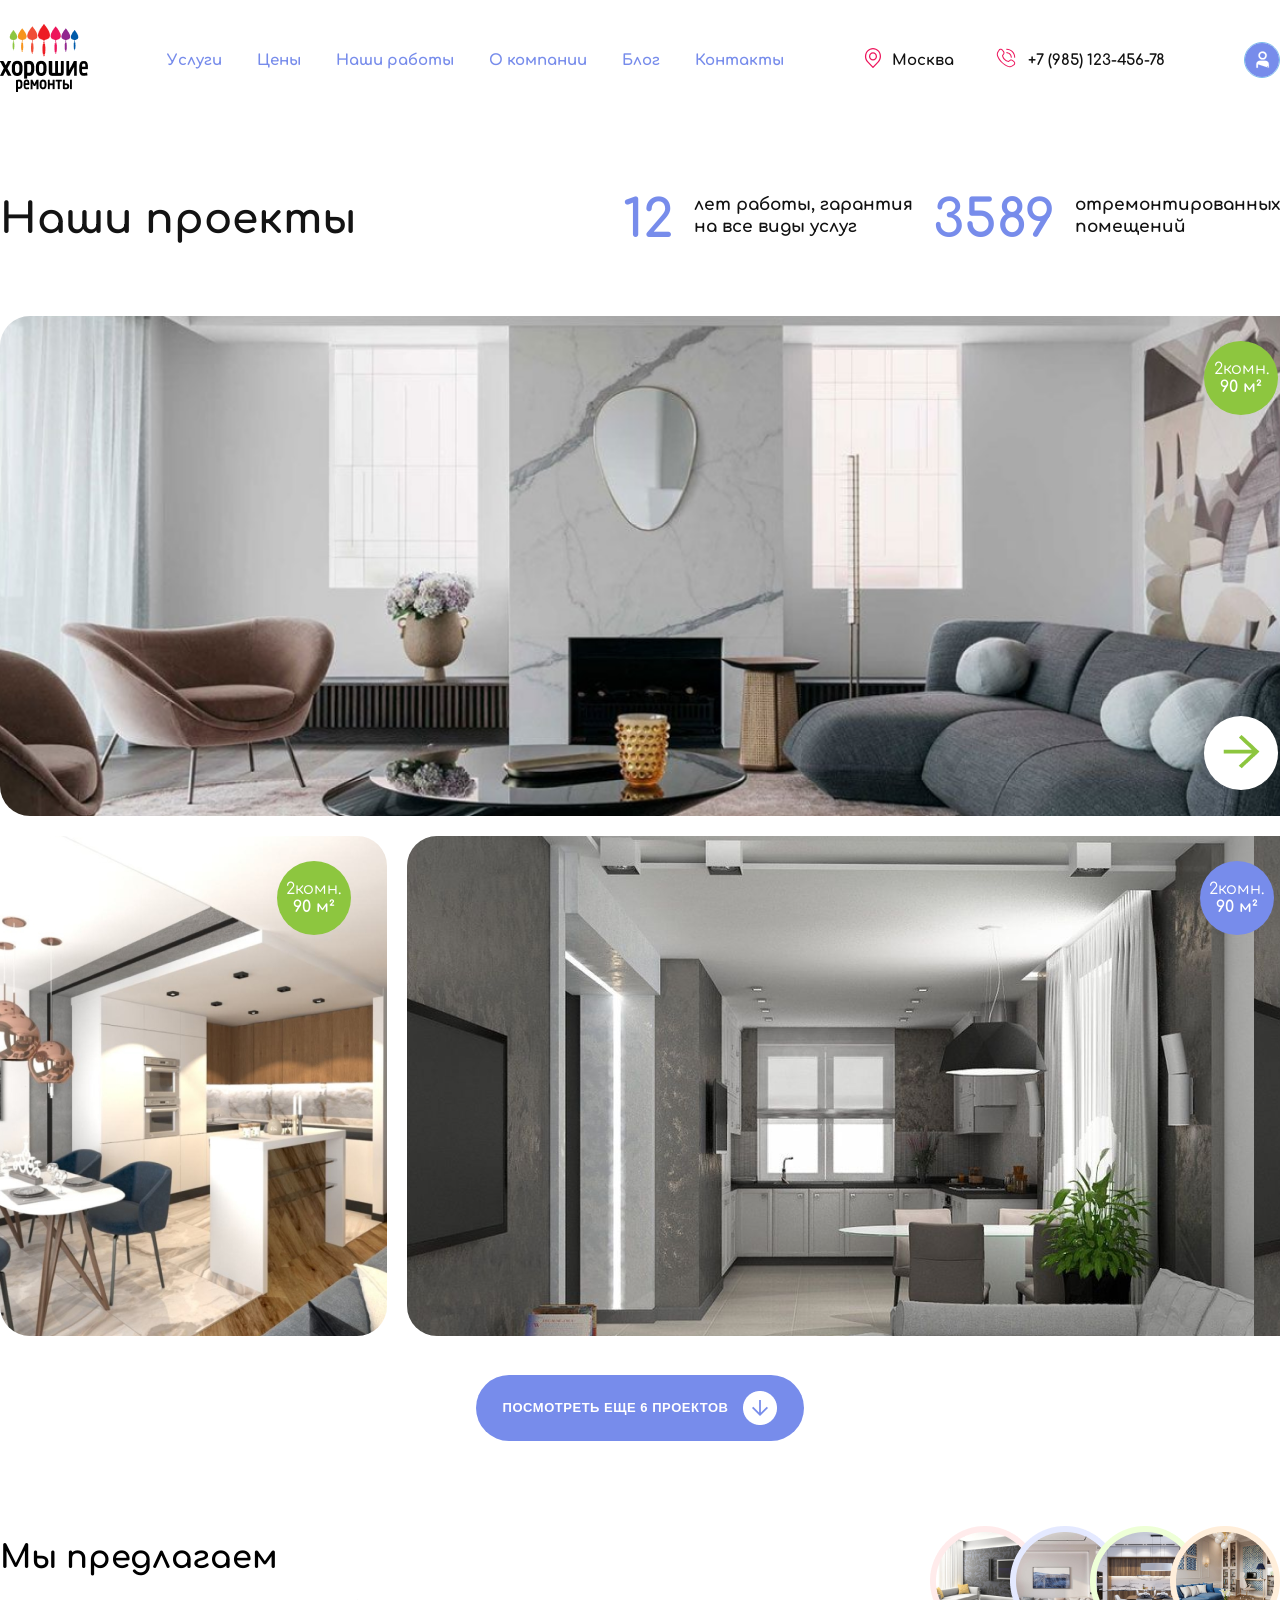
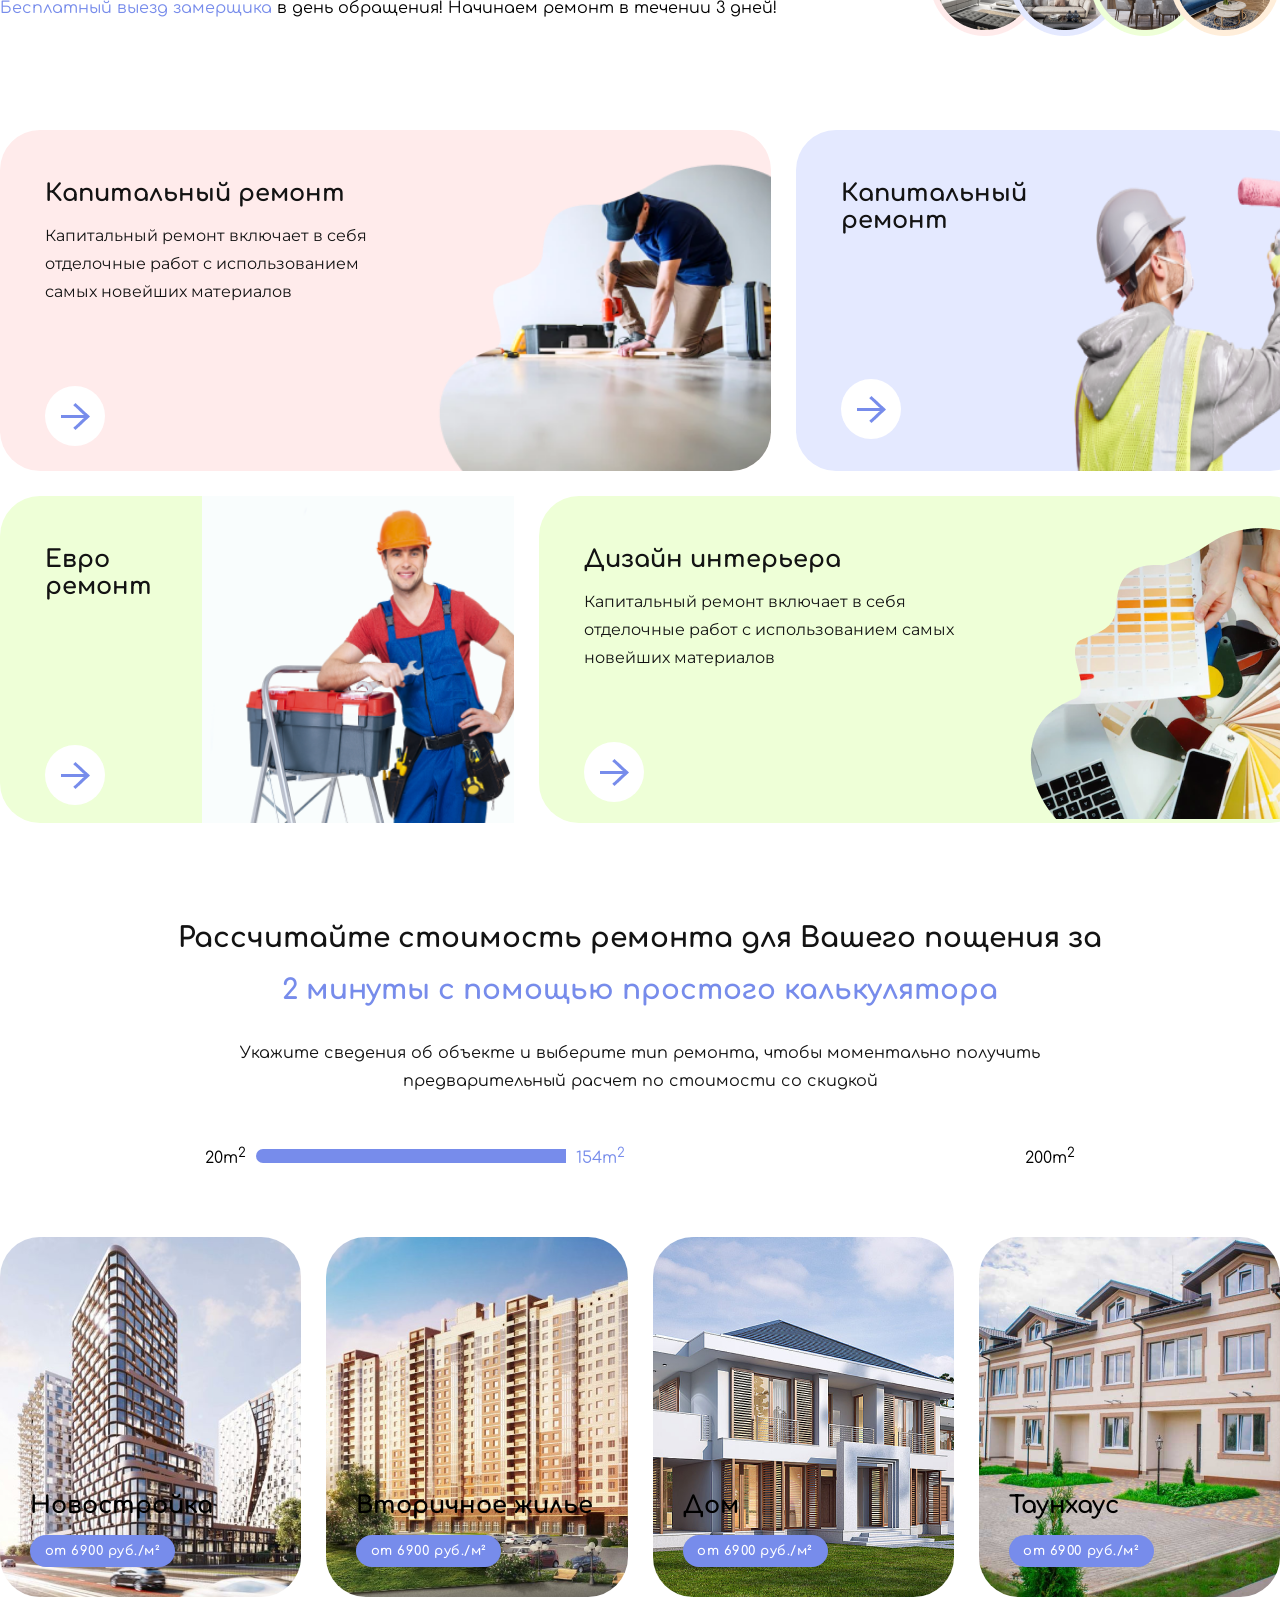
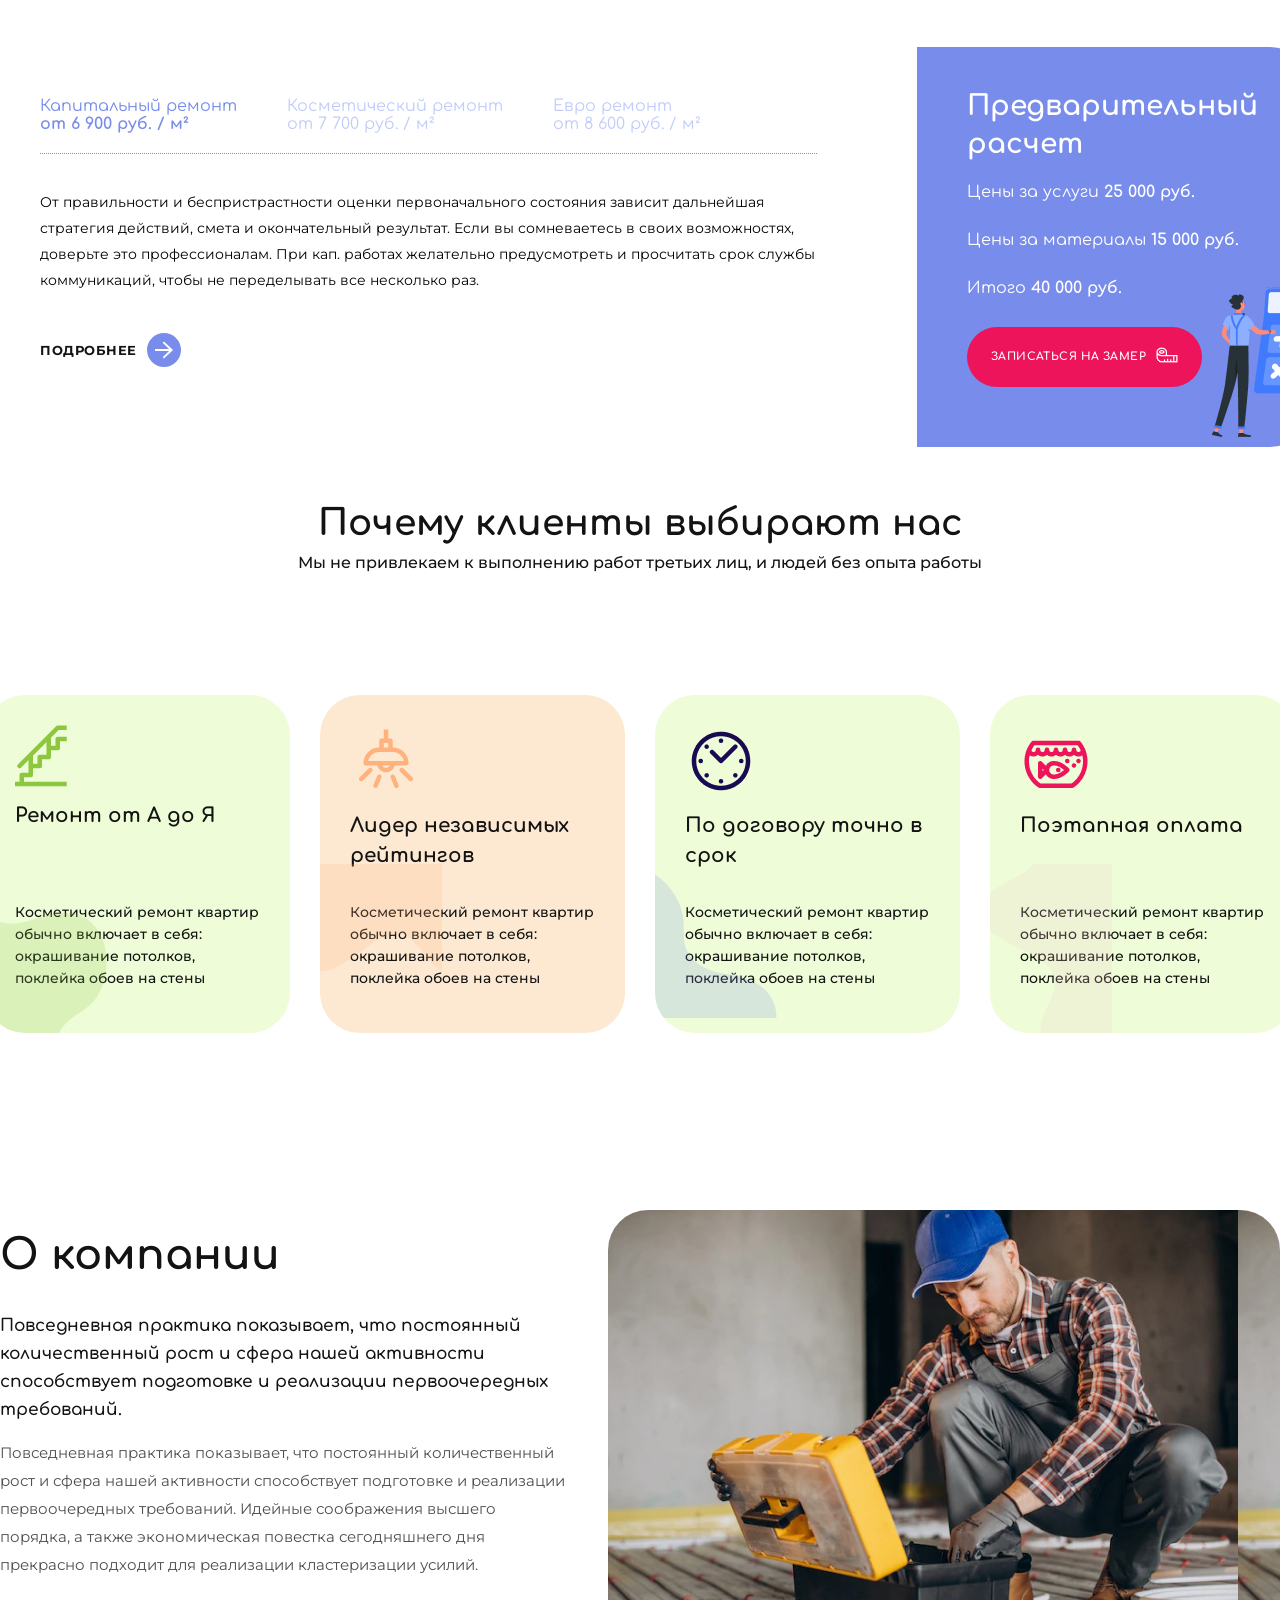
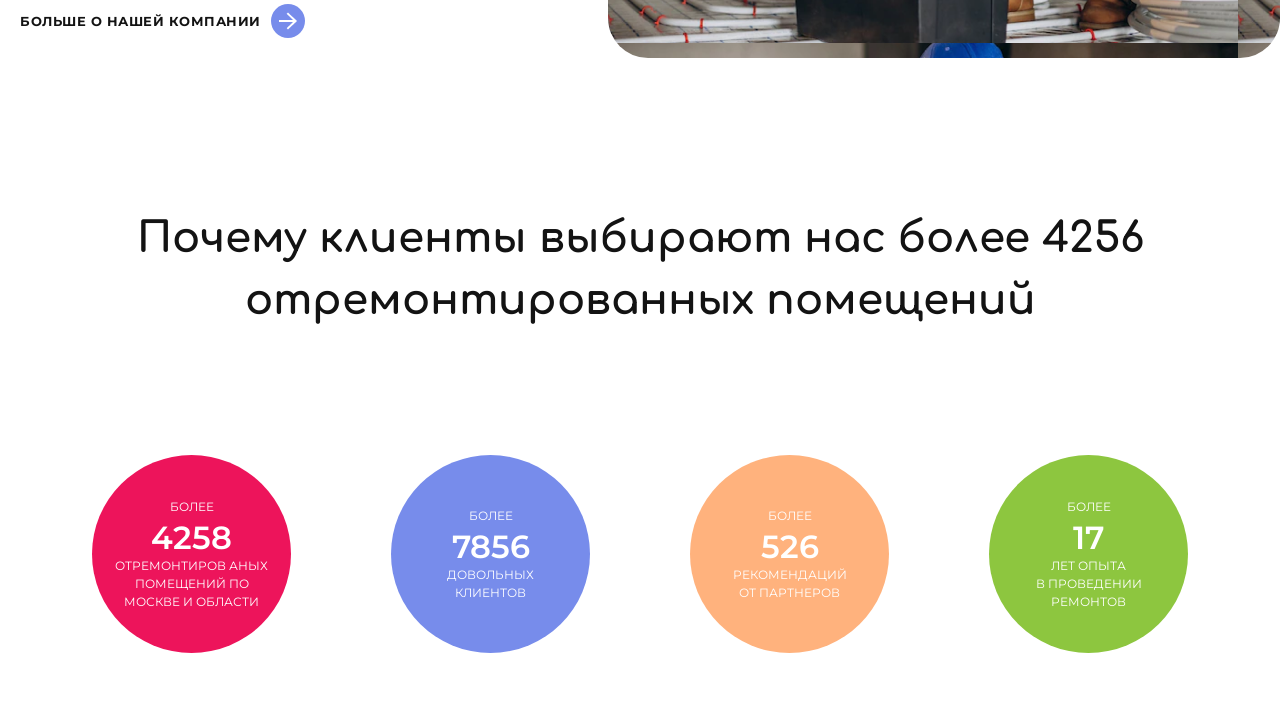
<file: index.html>
<!DOCTYPE html>
<html lang="en">

<head>
    <meta charset="UTF-8">
    <meta http-equiv="X-UA-Compatible" content="IE=edge">
    <meta name="viewport" content="width=device-width, initial-scale=1.0">
    <title>Document</title>
    <link rel="stylesheet" href="style.css">
    <link rel="preconnect" href="https://fonts.googleapis.com">
    <link rel="preconnect" href="https://fonts.googleapis.com">
    <link rel="preconnect" href="https://fonts.gstatic.com" crossorigin>
    <link href="https://fonts.googleapis.com/css2?family=Bebas+Neue&family=Cabin&family=Comfortaa:wght@300&family=Montserrat:ital,wght@0,300;0,400;0,500;0,700;1,700&family=Nanum+Myeongjo&family=Nunito:wght@800&family=Prompt&family=Unna&display=swap" rel="stylesheet">
    <link rel="preconnect" href="https://fonts.googleapis.com">
<link rel="preconnect" href="https://fonts.gstatic.com" crossorigin>
<link href="https://fonts.googleapis.com/css2?family=Bebas+Neue&family=Cabin&family=Comfortaa:wght@300&family=Montserrat:ital,wght@0,300;0,400;0,500;0,700;1,700&family=Nanum+Myeongjo&family=Nunito:wght@800&family=Prompt&family=Unna&display=swap" rel="stylesheet">
</head>
<body>
    <div class="wrapper">
        <div class="container">
            <header class="header">
                <div class="container">
                    <div class="header_row">
                        <div class="header_logo">
                            <div class="logo">
                               <img src="/images/logo.png" alt="logo">
                            </div>
                        </div>
                        <div class="header_navbar">
                            <a href="#" class="link">Услуги</a>
                            <a href="#" class="link">Цены</a>
                            <a href="#" class="link">Наши работы</a>
                            <a href="#" class="link">О компании</a>
                            <a href="#" class="link">Блог</a>
                            <a href="#" class="link">Контакты</a>
                        </div>
                        <div class="header_info">
                            <div class="header_icons">
                                <div class="icon">
                                    <svg width="18" height="20" viewBox="0 0 18 20" fill="none" xmlns="http://www.w3.org/2000/svg">
                                        <path d="M14.6978 2.46793L14.686 2.45559C13.1758 0.87207 11.1574 0 9.00249 0C6.84441 0 4.8221 0.874258 3.30816 2.46176C0.192218 5.72898 0.189601 11.0424 3.30226 14.3062L8.54773 19.8064C8.66569 19.9301 8.82913 20 9.00003 20C9.17093 20 9.33437 19.9301 9.45234 19.8064L14.6919 14.3124C17.8078 11.0452 17.8105 5.73176 14.6978 2.46793ZM13.7873 13.4497L9.00003 18.4694L4.20683 13.4435C1.5478 10.6554 1.55046 6.11598 4.21273 3.32441C5.48851 1.98672 7.18956 1.25 9.00249 1.25C10.8123 1.25 12.5094 1.98453 13.7814 3.31824L13.7932 3.33059C16.4523 6.11875 16.4496 10.6582 13.7873 13.4497ZM9.00003 4.36609C6.78152 4.36609 4.97659 6.17102 4.97659 8.38953C4.97659 10.608 6.78152 12.413 9.00003 12.413C11.2185 12.413 13.0235 10.608 13.0235 8.38953C13.0235 6.17102 11.2186 4.36609 9.00003 4.36609ZM9.00003 11.163C7.47073 11.163 6.22659 9.91879 6.22659 8.38953C6.22659 6.86027 7.47077 5.61609 9.00003 5.61609C10.5293 5.61609 11.7735 6.86027 11.7735 8.38953C11.7735 9.91883 10.5293 11.163 9.00003 11.163Z" fill="#ED145B"/>
                                    </svg>
                                </div>
                                <p class="text">Москва</p>
                            </div>
                            <div class="header_icons">
                                <div class="icon">
                                    <svg width="24" height="24" viewBox="0 0 24 24" fill="none" xmlns="http://www.w3.org/2000/svg">
                                        <path d="M18.719 14.053C18.3038 13.7187 17.7927 13.5259 17.2602 13.5027C16.7277 13.4795 16.2017 13.6271 15.759 13.924L14.25 14.93C12.9869 14.641 11.8308 14.0017 10.9146 13.0854C9.9983 12.1692 9.35899 11.0131 9.07003 9.74995L10.076 8.24095C10.3729 7.79826 10.5205 7.27228 10.4973 6.73979C10.474 6.20729 10.2813 5.69614 9.94703 5.28095L8.71803 3.74395C8.47007 3.43391 8.15246 3.18673 7.79102 3.02249C7.42958 2.85825 7.03449 2.78159 6.63786 2.79874C6.24122 2.81589 5.85423 2.92636 5.50831 3.12118C5.16239 3.31599 4.86731 3.58966 4.64703 3.91995L3.66103 5.39995C3.1975 6.09391 2.90977 6.89023 2.82266 7.7202C2.73555 8.55017 2.85168 9.38888 3.16103 10.164C4.12898 12.5705 5.57365 14.7564 7.40817 16.5902C9.24268 18.4241 11.4291 19.8679 13.836 20.835C14.6111 21.1443 15.4498 21.2604 16.2798 21.1733C17.1098 21.0862 17.9061 20.7985 18.6 20.335L20.08 19.349C20.4103 19.1287 20.684 18.8336 20.8788 18.4877C21.0736 18.1418 21.1841 17.7548 21.2012 17.3581C21.2184 16.9615 21.1417 16.5664 20.9775 16.205C20.8133 15.8435 20.5661 15.5259 20.256 15.278L18.719 14.053ZM19.525 18.521L18.045 19.507C17.4859 19.88 16.8445 20.1114 16.176 20.1811C15.5075 20.2508 14.832 20.1567 14.208 19.907C11.9273 18.9897 9.85562 17.6208 8.11739 15.8826C6.37916 14.1444 5.01028 12.0726 4.09303 9.79195C3.84339 9.16793 3.74936 8.49253 3.81905 7.82404C3.88873 7.15556 4.12005 6.51407 4.49303 5.95495L5.47903 4.47495C5.61076 4.27478 5.78836 4.10893 5.99707 3.99118C6.20578 3.87343 6.43957 3.80719 6.67903 3.79795H6.74803C6.97638 3.79722 7.2019 3.84843 7.40754 3.9477C7.61319 4.04697 7.79356 4.1917 7.93503 4.37095L9.16603 5.90595C9.36781 6.15544 9.48427 6.46305 9.49831 6.78361C9.51235 7.10417 9.42323 7.42079 9.24403 7.68695L8.12103 9.37095C8.0844 9.42561 8.05893 9.48696 8.04606 9.55148C8.03319 9.616 8.03318 9.68243 8.04603 9.74695C8.34998 11.2798 9.1021 12.6879 10.2071 13.7929C11.3121 14.8979 12.7202 15.65 14.253 15.954C14.3176 15.9668 14.384 15.9668 14.4485 15.9539C14.513 15.9411 14.5744 15.9156 14.629 15.879L16.313 14.756C16.5792 14.5768 16.8958 14.4876 17.2164 14.5017C17.5369 14.5157 17.8445 14.6322 18.094 14.834L19.631 16.063C19.8182 16.2127 19.9675 16.4044 20.0667 16.6226C20.1658 16.8408 20.2121 17.0794 20.2018 17.3189C20.1915 17.5583 20.1248 17.792 20.0072 18.0009C19.8896 18.2097 19.7244 18.3879 19.525 18.521Z" fill="#ED145B"/>
                                        <path d="M12.7 7.2251C13.7806 7.22563 14.8168 7.65513 15.5809 8.41922C16.345 9.18332 16.7745 10.2195 16.775 11.3001C16.775 11.4327 16.8277 11.5599 16.9215 11.6537C17.0152 11.7474 17.1424 11.8001 17.275 11.8001C17.4076 11.8001 17.5348 11.7474 17.6286 11.6537C17.7223 11.5599 17.775 11.4327 17.775 11.3001C17.7745 9.95429 17.2396 8.66375 16.288 7.71212C15.3364 6.76048 14.0458 6.22563 12.7 6.2251C12.5674 6.2251 12.4402 6.27778 12.3465 6.37154C12.2527 6.46531 12.2 6.59249 12.2 6.7251C12.2 6.85771 12.2527 6.98488 12.3465 7.07865C12.4402 7.17242 12.5674 7.2251 12.7 7.2251Z" fill="#ED145B"/>
                                        <path d="M12.7 3.7998C14.6885 3.80192 16.5949 4.59278 18.001 5.99884C19.407 7.40491 20.1979 9.31133 20.2 11.2998C20.2 11.4324 20.2527 11.5596 20.3465 11.6534C20.4402 11.7471 20.5674 11.7998 20.7 11.7998C20.8326 11.7998 20.9598 11.7471 21.0536 11.6534C21.1473 11.5596 21.2 11.4324 21.2 11.2998C21.1974 9.04628 20.301 6.88581 18.7075 5.29232C17.114 3.69883 14.9535 2.80245 12.7 2.7998C12.5674 2.7998 12.4402 2.85248 12.3465 2.94625C12.2527 3.04002 12.2 3.1672 12.2 3.2998C12.2 3.43241 12.2527 3.55959 12.3465 3.65336C12.4402 3.74713 12.5674 3.7998 12.7 3.7998Z" fill="#ED145B"/>
                                        </svg>
                                </div>
                                <p class="phone_number">+7 (985) 123-456-78</p>
                            </div>
                        </div>
                        <div class="header_profile">
                            <div class="profile">
                                <svg width="36" height="36" viewBox="0 0 36 36" fill="none" xmlns="http://www.w3.org/2000/svg">
                                    <circle cx="18" cy="18" r="18" fill="#778CEB"/>
                                    <path d="M25.225 26.0998H25.125H23.6806H23.5806V25.9998V22.4278C23.58 21.8996 23.3658 21.3928 22.9844 21.0187C22.6029 20.6445 22.0853 20.4337 21.5449 20.4332C21.5449 20.4332 21.5449 20.4332 21.5448 20.4332M25.225 26.0998L21.5449 20.3332L21.5448 20.4332M25.225 26.0998V25.9998V22.4277V22.4276C25.2238 21.4696 24.8353 20.5516 24.1452 19.8748C23.4552 19.198 22.5201 18.8177 21.5451 18.8165H21.5449L15.7051 18.8165L15.7049 18.8165C14.7299 18.8177 13.7948 19.198 13.1048 19.8748C12.4147 20.5516 12.0262 21.4696 12.025 22.4276V22.4277V25.9998V26.0998H12.125H13.5694H13.6694V25.9998L13.6694 22.4278L25.225 26.0998ZM21.5448 20.4332H15.7052M21.5448 20.4332H15.7052M15.7052 20.4332L15.7051 20.4332L15.7052 20.4332Z" fill="white" stroke="white" stroke-width="0.2"/>
                                    <path d="M18.6247 17.6H18.6248C19.7996 17.5989 20.9263 17.1407 21.7576 16.3254C22.5889 15.51 23.0568 14.404 23.058 13.2501V13.25C23.058 12.3892 22.7978 11.5479 22.3104 10.8325C21.823 10.1171 21.1305 9.55987 20.3206 9.23087C19.5108 8.90187 18.6198 8.81582 17.7601 8.98351C16.9005 9.15121 16.1107 9.5652 15.4905 10.1734C14.8704 10.7816 14.4478 11.5568 14.2766 12.401C14.1054 13.2452 14.1933 14.1202 14.5291 14.9153C14.8649 15.7104 15.4334 16.3896 16.1624 16.8674C16.8914 17.3451 17.7483 17.6 18.6247 17.6ZM17.0745 10.9778C17.5332 10.6772 18.0727 10.5167 18.6247 10.5167C19.365 10.5167 20.0745 10.8051 20.5974 11.3179C21.1202 11.8307 21.4136 12.5257 21.4136 13.25C21.4136 13.7902 21.2503 14.3184 20.9441 14.7678C20.6379 15.2173 20.2024 15.5679 19.6926 15.775C19.1827 15.9821 18.6216 16.0364 18.0802 15.9307C17.5389 15.8251 17.0419 15.5645 16.652 15.1821C16.2621 14.7997 15.9968 14.3127 15.8893 13.7829C15.7819 13.2531 15.837 12.7039 16.0478 12.2046C16.2587 11.7054 16.6159 11.2784 17.0745 10.9778Z" fill="white" stroke="white" stroke-width="0.2"/>
                                    </svg>
                            </div>
                        </div>
                        <div class="header_burger">
                            <div class="burger">
                               
                            </div>
                        </div>
                    </div>
                </div>
            </header>
           <main class="main">
                <div class="container">  
                    <div class="main_row">
                        <div class="main_text">
                            <div class="text_left">
                                <h1 class="txt">Наши проекты</h1>
                            </div>
                            <div class="text_right">
                                <div class="text_info">
                                    <div class="number">12</div>
                                    <div class="information">лет работы, гарантия <br> на все виды услуг</div>
                                </div>
                                <div class="text_info">
                                    <div class="number">3589</div>
                                    <div class="information">отремонтированных <br> помещений</div>
                                </div>
                            </div>
                        </div>
                        <div class="blocks">
                                <div class="top_block">
                                            <div class="circle_info first_circle">
                                                <div class="info_text">
                                                    <p class="text">2комн.</p>
                                                    <p class="text"> <b>90 м²</b></p>
                                                </div>
                                            </div>
                                            <div class="circle_info next_button">
                                                <div class="next_img">
                                                <img src="/images/Vector (1).png" alt="next button">
                                                </div>
                                            </div>
                                    </div>
                                </div>
                           <div class="bottom_blocks">
                                   <div class="side">
                                          <div class="circle_info info_circle">
                                               <div class="info_text">
                                                    <p class="text">2комн.</p>
                                                    <p class="text"> <b>90 м²</b></p>
                                                </div>
                                            </div>
                                    </div>
                                    <div class="aside">
                                            <div class="circle_info purple_circle">
                                                <div class="info_text">
                                                    <p class="text">2комн.</p>
                                                    <p class="text"> <b>90 м²</b></p>
                                                </div>
                                            </div>
                                    </div>
                                </div>
                            </div>
                        </div>
                        <div class="bottom_button">
                            <button class="see_more_button">
                                <h1 class="button_text">посмотреть еще 6 проектов</h1>
                                <img src="/images/arrow_down.png" alt="down arrow">
                            </button>
                        </div>
                        <div class="main_textbar">
                            <div class="textbar_text">
                                <div class="textbar_title">
                                    <h1>Мы предлагаем</h1>
                                </div>
                                <div class="textbar_subtitle">
                                    <p> <a href="#">Бесплатный выезд замерщика</a> в день обращения!
                                        Начинаем ремонт в течении 3 дней!</p>
                                </div>
                            </div>
                            <div class="textbar_photos">
                                <div class="circle_img">
                                    <img src="/images/1.png" alt="">
                                </div>
                                <div class="circle_img">
                                    <img src="/images/2.png" alt="">
                                </div>
                                <div class="circle_img">
                                    <img src="/images/3.png" alt="">
                                </div>
                                <div class="circle_img">
                                    <img src="/images/4.png" alt="">
                               </div>
                            </div>
                        </div>
                        <div class="block_info">
                            <div class="top_block_info">
                                <div class="left_block">
                                   <div class="left_info">
                                    <div class="left_text">
                                        <div class="left_title">
                                            <h1>Капитальный ремонт</h1>
                                        </div>
                                        <div class="left_subtitle">
                                            <p>Капитальный ремонт включает в себя <br> отделочные работ с использованием <br> самых новейших материалов</p>
                                        </div>
                                    </div>
                                    <button class="next_btn">
                                        <img src="/images/left_arrow.png" alt="next">
                                    </button>
                                   </div>
                                   <div class="right_image">
                                        <img src="/images/IMG_1.png" alt="img">
                                   </div>

                                </div>
                                <div class="right_block">
                                    <div class="left_info">
                                        <div class="left_text">
                                            <div class="left_title">
                                                <h1>Капитальный <br> ремонт</h1>
                                            </div>
                                        </div>
                                        <button class="next_btn left">
                                            <img src="/images/left_arrow.png" alt="next">
                                        </button>
                                       </div>
                                       <div class="second_image">
                                            <img src="/images/IMG_2.png" alt="img">
                                       </div>
                                </div>
                            </div>
                            <div class="bottom_block_info">
                                <div class="right_block bottom_one">
                                    <div class="left_info bottom">
                                        <div class="left_text">
                                            <div class="left_title ">
                                                <h1>Евро ремонт</h1>
                                            </div>
                                        </div>
                                        <button class="next_btn left">
                                            <img src="/images/left_arrow.png" alt="next">
                                        </button>
                                       </div>
                                       <div class="second_image">
                                          <img src="/images/IMG_3.png" alt="">
                                       </div>
                                </div>
                                <div class="left_block bottom_left">
                                    <div class="left_info">
                                     <div class="left_text">
                                         <div class="left_title">
                                             <h1>Дизайн интерьера</h1>
                                         </div>
                                         <div class="left_subtitle">
                                             <p>Капитальный ремонт включает в себя отделочные работ с использованием самых новейших материалов</p>
                                         </div>
                                     </div>
                                     <div class="next_btn bottom__arrow">
                                         <img src="/images/left_arrow.png" alt="next">
                                     </div>
                                    </div>
                                    <div class="right_bottom_image">
                                         <img src="/images/IMG_4.png" alt="img">
                                    </div>
 
                                 </div>
                                
                            </div>
                        </div>
                        <div class="another_text">
                            <div class="another_text_title">
                                <h1>Рассчитайте стоимость ремонта для Вашего пощения за <h1 class="marked"> 2 минуты
                                    с помощью простого калькулятора</h1></h1>
                            </div>
                            <div class="another_text_subtitle">
                                <p>Укажите сведения об объекте и выберите тип ремонта, чтобы моментально получить  <br> предварительный расчет по стоимости со скидкой</p>
                            </div>
                        </div>
                        <div class="graph">
                            <div class="meter_first">20m<sup>2</sup></div>
                                <div class="line"></div>
                                <div class="meter_purple">154m<sup>2</sup></div>
                            <div class="meter">200m<sup>2</sup></div>
                        </div>
                        <div class="building_info">
                          <div class="about_building">
                            <div class="inform">
                                <h1 class="type">Новостройка</h1>
                            </div>
                            <div class="price">
                                <p>от 6900 руб./м²</p>
                            </div>
                          </div>
                          <div class="about_building second">
                            <div class="inform">
                                <h1 class="type">Вторичное жилье</h1>
                            </div>
                            <div class="price">
                                <p>от 6900 руб./м²</p>
                            </div>
                          </div>
                          <div class="about_building third">
                            <div class="inform">
                                <h1 class="type">Дом</h1>
                            </div>
                            <div class="price">
                                <p>от 6900 руб./м²</p>
                            </div>
                          </div>
                          <div class="about_building fourth">
                            <div class="inform">
                                <h1 class="type">Таунхаус</h1>
                            </div>
                            <div class="price">
                                <p>от 6900 руб./м²</p>
                            </div>
                          </div>
                        </div>
                        <div class="cost_info">
                            <div class="info_panel">
                                <div class="repair_costs">
                                    <div class="normal_repair">
                                        <p class="repair_type">Капитальный ремонт</p>
                                        <p><b>от 6 900 руб. / м²</b></p>
                                        <p></p><p><p></p></p></p></p>
                                    </div>
                                    <div class="mid_repair">
                                        <p>Косметический ремонт</p>
                                        <p>от 7 700 руб. / м²</p>
                                    </div>
                                    <div class="pro_repair">
                                        <p>Евро ремонт</p>
                                        <p>от 8 600 руб. / м²</p>
                                    </div>
                                </div>
                                <div class="more_info">
                                    <p>От правильности и беспристрастности оценки первоначального состояния зависит дальнейшая стратегия действий, смета и окончательный результат. Если вы сомневаетесь в своих возможностях, доверьте это профессионалам. При кап. работах желательно предусмотреть и просчитать срок службы коммуникаций, чтобы не переделывать все несколько раз.
                                    </p>
                                </div>
                                <div class="continue_button">
                                    <h1 class="try">подробнее</h1>
                                    <div class="next">
                                        <img src="/images/nextarrow.png" alt="continue">
                                    </div>
                                </div>
                            </div>
                            <div class="price_panel">
                                <div class="price_title">
                                    <h1>Предварительный расчет</h1>
                                </div>
                                <div class="price_list">
                                    <div class="money">Цены за услуги
                                        <b>25 000 руб.</b></div>
                                    <div class="money">Цены за материалы
                                        <b>15 000 руб.</b></div>
                                    <div class="money">Итого
                                        <b>40 000 руб.</b></div>
                                </div>
                                <div class="learn_more">
                                    <div class="textt">Записаться на замер</div>
                                    <div class="iconcha">
                                        <img src="/images/photo1.png" alt="">
                                    </div>
                                </div>
                                <div class="last_img">
                                    <img src="/images/calc.png" alt="person with calculator">
                                </div>
                            </div>
                        </div>
                        <div class="time_manage">
                            <div class="time_manage_text">
                                <div class="time_manage_title">
                                    <h1>Почему клиенты выбирают нас</h1>
                                </div>
                                <div class="time_manage_subtitle">
                                    <p>Мы не привлекаем к выполнению работ третьих лиц, и людей без опыта работы</p>
                                </div>
                            </div>
                            <div class="time_manage_info">
                                <div class="manage_tip">
                                    <div class="background_img">
                                        <img src="/images/bckgrond.png" alt="">
                                    </div>
                                    <div class="tip_image">
                                        <img src="/images/stairs.png" alt="stairs">
                                    </div>
                                    <div class="tip_title">
                                        <h1>Ремонт
                                            от А до Я
                                            </h1>
                                    </div>
                                    <div class="tip_subtitle">
                                        <p>Косметический ремонт квартир обычно включает в себя: окрашивание потолков, поклейка обоев на стены</p>
                                    </div>
                                </div>
                                <div class="manage_tip first_tip ">
                                    <div class="background_img first_backgground">
                                        <img src="/images/Vector (4).png" alt="">
                                    </div>
                                    <div class="tip_image">
                                        <img src="/images/shover.png" alt="shover">
                                    </div>
                                    <div class="tip_title">
                                        <h1>Лидер независимых 
                                            рейтингов
                                            </h1>
                                    </div>
                                    <div class="tip_subtitle second_sub">
                                        <p>Косметический ремонт квартир обычно включает в себя: окрашивание потолков, поклейка обоев на стены</p>
                                    </div>
                                </div>
                                <div class="manage_tip second_tip ">
                                    <div class="background_img second_backgground">
                                        <img src="/images/Vector (5).png" alt="">
                                    </div>
                                    <div class="tip_image">
                                        <img src="/images/clock 2.png" alt="clock">
                                    </div>
                                    <div class="tip_title">
                                        <h1>По договору точно 
                                            в срок
                                            </h1>
                                    </div>
                                    <div class="tip_subtitle second_sub">
                                        <p>Косметический ремонт квартир обычно включает в себя: окрашивание потолков, поклейка обоев на стены</p>
                                    </div>
                                </div>
                                <div class="manage_tip third_tip ">
                                    <div class="background_img third_backgground">
                                        <img src="/images/Vector (6).png" alt="">
                                    </div>
                                    <div class="tip_image">
                                        <img src="/images/aquarium 1.png" alt="aquarium">
                                    </div>
                                    <div class="tip_title">
                                        <h1>Поэтапная
                                            оплата
                                            
                                            </h1>
                                    </div>
                                    <div class="tip_subtitle third_sub">
                                        <p>Косметический ремонт квартир обычно включает в себя: окрашивание потолков, поклейка обоев на стены</p>
                                    </div>
                                </div>
                            </div>
                        </div>
                        <div class="people_info">
                            <div class="section_left">
                                <div class="about">
                                    <h1 class="company_name">О компании</h1>
                                    <p class="about_company">Повседневная практика показывает, что постоянный <br> количественный рост и сфера нашей активности <br> способствует подготовке и реализации первоочередных <br> требований.</p>
                                    <p class="about_more">
                                        Повседневная практика показывает, что постоянный количественный <br> рост и сфера нашей активности способствует подготовке и реализации <br>  первоочередных требований. Идейные соображения высшего <br> порядка, а также экономическая повестка сегодняшнего дня  <br> прекрасно подходит для реализации кластеризации усилий. 
                                    </p>
                                </div>
                                <div class="continue_button bottom_continue">
                                    <h1 class="try">больше о нашей компании</h1>
                                    <div class="next">
                                        <img src="/images/nextarrow.png" alt="continue">
                                    </div>
                                </div>
                            </div>
                            <div class="section_right">
                                <div class="right_img">
                                </div>
                            </div>
                        </div>
                        <div class="statistics_panel">
                            <div class="statistics_text">
                                <h1 class="stat_text">Почему клиенты выбирают нас более 4256 отремонтированных помещений</h1>
                            </div>
                            <div class="main_circle">
                                <div class="circle_first_two">
                                    <div class="statistics_circle">
                                        <div class="information_circle">
                                            <div class="tp_txt">
                                                <div class="tp_text">более</div>
                                                <div class="information_circle_number">
                                                    4258
                                                </div>
                                            </div>
                                            <p class="information_circle_text">отремонтиров  аных помещений по <br> москве и области</p>
                                        </div>
                                    </div>
                                    <div class="statistics_circle">
                                        <div class="circle_iformation">
                                        <div class="tp_txt">
                                                <div class="tp_text">более</div>
                                                <div class="information_circle_number">
                                                     7856
                                                 </div>
                                        </div>
                                             <p class="information_circle_text">довольных <br>
                                                клиентов</p>
                                        </div>
                                    </div>
                                </div>
                                <div class="circle_last_two">
                                    <div class="statistics_circle">
                                        <div class="information_circle_brown">
                                            <div class="tp_txt">
                                                <div class="tp_text">более</div>
                                                <div class="information_circle_number">
                                                    526
                                                </div>
                                            </div>
                                            <p class="information_circle_text">рекомендаций <br>
                                                от партнеров</p>
                                        </div>
                                    </div>
                                    <div class="statistics_circle">
                                        <div class="information_circle_green">
                                        <div class="tp_txt">
                                                <div class="tp_text">более</div>
                                                <div class="information_circle_number">
                                                     17
                                                 </div>
                                        </div>
                                             <p class="information_circle_text">лет опыта <br>
                                                в проведении <br>
                                                ремонтов</p>
                                        </div>
                                    </div>
                                </div>
                            </div>
                        </div>
                    </div>
                </div>
            </main>
        </div>
    </div>
</body>
</html>
</file>
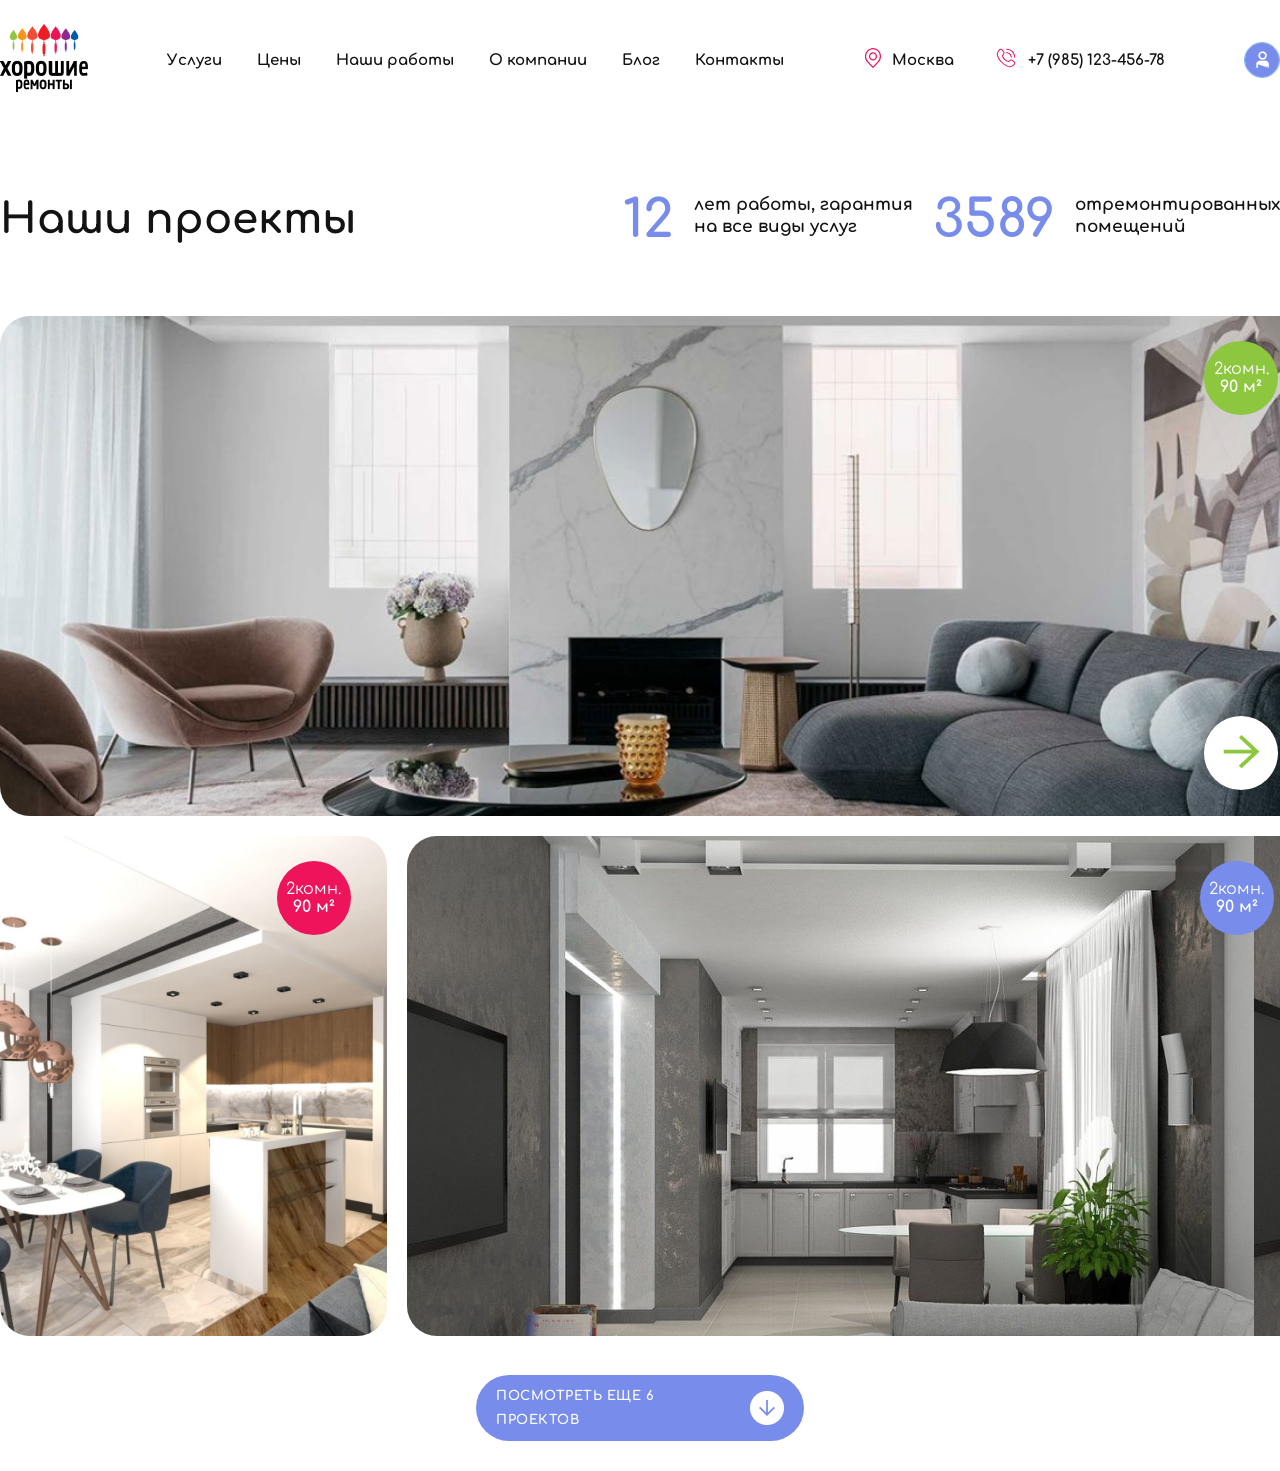
<file: style/index.html>
<!DOCTYPE html>
<html lang="en">
<head>
    <meta charset="UTF-8">
    <meta http-equiv="X-UA-Compatible" content="IE=edge">
    <meta name="viewport" content="width=device-width, initial-scale=1.0">
    <title>Document</title>
    <link rel="stylesheet" href="style.css">
    <link rel="preconnect" href="https://fonts.googleapis.com">
    <link rel="preconnect" href="https://fonts.googleapis.com">
    <link rel="preconnect" href="https://fonts.gstatic.com" crossorigin>
    <link href="https://fonts.googleapis.com/css2?family=Bebas+Neue&family=Cabin&family=Comfortaa:wght@300&family=Montserrat:ital,wght@0,300;0,400;0,500;0,700;1,700&family=Nanum+Myeongjo&family=Nunito:wght@800&family=Prompt&family=Unna&display=swap" rel="stylesheet">
</head>
<body>
    <div class="wrapper">
        <div class="container">
            <header class="header">
                <div class="container">
                    <div class="header_row">
                        <div class="header_logo">
                            <div class="logo">
                               <img src="/images/logo.png" alt="logo">
                            </div>
                        </div>
                        <div class="header_navbar">
                            <a href="#" class="link">Услуги</a>
                            <a href="#" class="link">Цены</a>
                            <a href="#" class="link">Наши работы</a>
                            <a href="#" class="link">О компании</a>
                            <a href="#" class="link">Блог</a>
                            <a href="#" class="link">Контакты</a>
                        </div>
                        <div class="header_info">
                            <div class="header_icons">
                                <div class="icon">
                                    <svg width="18" height="20" viewBox="0 0 18 20" fill="none" xmlns="http://www.w3.org/2000/svg">
                                        <path d="M14.6978 2.46793L14.686 2.45559C13.1758 0.87207 11.1574 0 9.00249 0C6.84441 0 4.8221 0.874258 3.30816 2.46176C0.192218 5.72898 0.189601 11.0424 3.30226 14.3062L8.54773 19.8064C8.66569 19.9301 8.82913 20 9.00003 20C9.17093 20 9.33437 19.9301 9.45234 19.8064L14.6919 14.3124C17.8078 11.0452 17.8105 5.73176 14.6978 2.46793ZM13.7873 13.4497L9.00003 18.4694L4.20683 13.4435C1.5478 10.6554 1.55046 6.11598 4.21273 3.32441C5.48851 1.98672 7.18956 1.25 9.00249 1.25C10.8123 1.25 12.5094 1.98453 13.7814 3.31824L13.7932 3.33059C16.4523 6.11875 16.4496 10.6582 13.7873 13.4497ZM9.00003 4.36609C6.78152 4.36609 4.97659 6.17102 4.97659 8.38953C4.97659 10.608 6.78152 12.413 9.00003 12.413C11.2185 12.413 13.0235 10.608 13.0235 8.38953C13.0235 6.17102 11.2186 4.36609 9.00003 4.36609ZM9.00003 11.163C7.47073 11.163 6.22659 9.91879 6.22659 8.38953C6.22659 6.86027 7.47077 5.61609 9.00003 5.61609C10.5293 5.61609 11.7735 6.86027 11.7735 8.38953C11.7735 9.91883 10.5293 11.163 9.00003 11.163Z" fill="#ED145B"/>
                                    </svg>
                                </div>
                                <p class="text">Москва</p>
                            </div>
                            <div class="header_icons">
                                <div class="icon">
                                    <svg width="24" height="24" viewBox="0 0 24 24" fill="none" xmlns="http://www.w3.org/2000/svg">
                                        <path d="M18.719 14.053C18.3038 13.7187 17.7927 13.5259 17.2602 13.5027C16.7277 13.4795 16.2017 13.6271 15.759 13.924L14.25 14.93C12.9869 14.641 11.8308 14.0017 10.9146 13.0854C9.9983 12.1692 9.35899 11.0131 9.07003 9.74995L10.076 8.24095C10.3729 7.79826 10.5205 7.27228 10.4973 6.73979C10.474 6.20729 10.2813 5.69614 9.94703 5.28095L8.71803 3.74395C8.47007 3.43391 8.15246 3.18673 7.79102 3.02249C7.42958 2.85825 7.03449 2.78159 6.63786 2.79874C6.24122 2.81589 5.85423 2.92636 5.50831 3.12118C5.16239 3.31599 4.86731 3.58966 4.64703 3.91995L3.66103 5.39995C3.1975 6.09391 2.90977 6.89023 2.82266 7.7202C2.73555 8.55017 2.85168 9.38888 3.16103 10.164C4.12898 12.5705 5.57365 14.7564 7.40817 16.5902C9.24268 18.4241 11.4291 19.8679 13.836 20.835C14.6111 21.1443 15.4498 21.2604 16.2798 21.1733C17.1098 21.0862 17.9061 20.7985 18.6 20.335L20.08 19.349C20.4103 19.1287 20.684 18.8336 20.8788 18.4877C21.0736 18.1418 21.1841 17.7548 21.2012 17.3581C21.2184 16.9615 21.1417 16.5664 20.9775 16.205C20.8133 15.8435 20.5661 15.5259 20.256 15.278L18.719 14.053ZM19.525 18.521L18.045 19.507C17.4859 19.88 16.8445 20.1114 16.176 20.1811C15.5075 20.2508 14.832 20.1567 14.208 19.907C11.9273 18.9897 9.85562 17.6208 8.11739 15.8826C6.37916 14.1444 5.01028 12.0726 4.09303 9.79195C3.84339 9.16793 3.74936 8.49253 3.81905 7.82404C3.88873 7.15556 4.12005 6.51407 4.49303 5.95495L5.47903 4.47495C5.61076 4.27478 5.78836 4.10893 5.99707 3.99118C6.20578 3.87343 6.43957 3.80719 6.67903 3.79795H6.74803C6.97638 3.79722 7.2019 3.84843 7.40754 3.9477C7.61319 4.04697 7.79356 4.1917 7.93503 4.37095L9.16603 5.90595C9.36781 6.15544 9.48427 6.46305 9.49831 6.78361C9.51235 7.10417 9.42323 7.42079 9.24403 7.68695L8.12103 9.37095C8.0844 9.42561 8.05893 9.48696 8.04606 9.55148C8.03319 9.616 8.03318 9.68243 8.04603 9.74695C8.34998 11.2798 9.1021 12.6879 10.2071 13.7929C11.3121 14.8979 12.7202 15.65 14.253 15.954C14.3176 15.9668 14.384 15.9668 14.4485 15.9539C14.513 15.9411 14.5744 15.9156 14.629 15.879L16.313 14.756C16.5792 14.5768 16.8958 14.4876 17.2164 14.5017C17.5369 14.5157 17.8445 14.6322 18.094 14.834L19.631 16.063C19.8182 16.2127 19.9675 16.4044 20.0667 16.6226C20.1658 16.8408 20.2121 17.0794 20.2018 17.3189C20.1915 17.5583 20.1248 17.792 20.0072 18.0009C19.8896 18.2097 19.7244 18.3879 19.525 18.521Z" fill="#ED145B"/>
                                        <path d="M12.7 7.2251C13.7806 7.22563 14.8168 7.65513 15.5809 8.41922C16.345 9.18332 16.7745 10.2195 16.775 11.3001C16.775 11.4327 16.8277 11.5599 16.9215 11.6537C17.0152 11.7474 17.1424 11.8001 17.275 11.8001C17.4076 11.8001 17.5348 11.7474 17.6286 11.6537C17.7223 11.5599 17.775 11.4327 17.775 11.3001C17.7745 9.95429 17.2396 8.66375 16.288 7.71212C15.3364 6.76048 14.0458 6.22563 12.7 6.2251C12.5674 6.2251 12.4402 6.27778 12.3465 6.37154C12.2527 6.46531 12.2 6.59249 12.2 6.7251C12.2 6.85771 12.2527 6.98488 12.3465 7.07865C12.4402 7.17242 12.5674 7.2251 12.7 7.2251Z" fill="#ED145B"/>
                                        <path d="M12.7 3.7998C14.6885 3.80192 16.5949 4.59278 18.001 5.99884C19.407 7.40491 20.1979 9.31133 20.2 11.2998C20.2 11.4324 20.2527 11.5596 20.3465 11.6534C20.4402 11.7471 20.5674 11.7998 20.7 11.7998C20.8326 11.7998 20.9598 11.7471 21.0536 11.6534C21.1473 11.5596 21.2 11.4324 21.2 11.2998C21.1974 9.04628 20.301 6.88581 18.7075 5.29232C17.114 3.69883 14.9535 2.80245 12.7 2.7998C12.5674 2.7998 12.4402 2.85248 12.3465 2.94625C12.2527 3.04002 12.2 3.1672 12.2 3.2998C12.2 3.43241 12.2527 3.55959 12.3465 3.65336C12.4402 3.74713 12.5674 3.7998 12.7 3.7998Z" fill="#ED145B"/>
                                        </svg>
                                </div>
                                <p class="phone_number">+7 (985) 123-456-78</p>
                            </div>
                        </div>
                        <div class="header_profile">
                            <div class="profile">
                                <svg width="36" height="36" viewBox="0 0 36 36" fill="none" xmlns="http://www.w3.org/2000/svg">
                                    <circle cx="18" cy="18" r="18" fill="#778CEB"/>
                                    <path d="M25.225 26.0998H25.125H23.6806H23.5806V25.9998V22.4278C23.58 21.8996 23.3658 21.3928 22.9844 21.0187C22.6029 20.6445 22.0853 20.4337 21.5449 20.4332C21.5449 20.4332 21.5449 20.4332 21.5448 20.4332M25.225 26.0998L21.5449 20.3332L21.5448 20.4332M25.225 26.0998V25.9998V22.4277V22.4276C25.2238 21.4696 24.8353 20.5516 24.1452 19.8748C23.4552 19.198 22.5201 18.8177 21.5451 18.8165H21.5449L15.7051 18.8165L15.7049 18.8165C14.7299 18.8177 13.7948 19.198 13.1048 19.8748C12.4147 20.5516 12.0262 21.4696 12.025 22.4276V22.4277V25.9998V26.0998H12.125H13.5694H13.6694V25.9998L13.6694 22.4278L25.225 26.0998ZM21.5448 20.4332H15.7052M21.5448 20.4332H15.7052M15.7052 20.4332L15.7051 20.4332L15.7052 20.4332Z" fill="white" stroke="white" stroke-width="0.2"/>
                                    <path d="M18.6247 17.6H18.6248C19.7996 17.5989 20.9263 17.1407 21.7576 16.3254C22.5889 15.51 23.0568 14.404 23.058 13.2501V13.25C23.058 12.3892 22.7978 11.5479 22.3104 10.8325C21.823 10.1171 21.1305 9.55987 20.3206 9.23087C19.5108 8.90187 18.6198 8.81582 17.7601 8.98351C16.9005 9.15121 16.1107 9.5652 15.4905 10.1734C14.8704 10.7816 14.4478 11.5568 14.2766 12.401C14.1054 13.2452 14.1933 14.1202 14.5291 14.9153C14.8649 15.7104 15.4334 16.3896 16.1624 16.8674C16.8914 17.3451 17.7483 17.6 18.6247 17.6ZM17.0745 10.9778C17.5332 10.6772 18.0727 10.5167 18.6247 10.5167C19.365 10.5167 20.0745 10.8051 20.5974 11.3179C21.1202 11.8307 21.4136 12.5257 21.4136 13.25C21.4136 13.7902 21.2503 14.3184 20.9441 14.7678C20.6379 15.2173 20.2024 15.5679 19.6926 15.775C19.1827 15.9821 18.6216 16.0364 18.0802 15.9307C17.5389 15.8251 17.0419 15.5645 16.652 15.1821C16.2621 14.7997 15.9968 14.3127 15.8893 13.7829C15.7819 13.2531 15.837 12.7039 16.0478 12.2046C16.2587 11.7054 16.6159 11.2784 17.0745 10.9778Z" fill="white" stroke="white" stroke-width="0.2"/>
                                    </svg>
                            </div>
                        </div>
                        <div class="header_burger">
                            <div class="burger">
                                <img src="/images/eva_menu-outline.png" alt="menu">
                            </div>
                        </div>
                    </div>
                </div>
            </header>
           <main class="main">
                <div class="container">
                    <div class="main_row">
                        <div class="main_text">
                            <div class="text_left">
                                <h1 class="txt">Наши проекты</h1>
                            </div>
                            <div class="text_right">
                                <div class="text_info">
                                    <div class="number">12</div>
                                    <div class="information">лет работы, гарантия <br> на все виды услуг</div>
                                </div>
                                <div class="text_info">
                                    <div class="number">3589</div>
                                    <div class="information">отремонтированных <br> помещений</div>
                                </div>
                            </div>
                        </div>
                        <div class="blocks">
                                <div class="top_block">
                                            <div class="circle_info first_circle">
                                                <div class="info_text">
                                                    <p class="text">2комн.</p>
                                                    <p class="text"> <b>90 м²</b></p>
                                                </div>
                                            </div>
                                            <div class="circle_info next_button">
                                                <div class="next_img">
                                                <img src="/images/Vector (1).png" alt="next button">
                                                </div>
                                            </div>
                                    </div>
                                </div>
                           <div class="bottom_blocks">
                                   <div class="side">
                                          <div class="circle_info info_circle">
                                               <div class="info_text">
                                                    <p class="text">2комн.</p>
                                                    <p class="text"> <b>90 м²</b></p>
                                                </div>
                                            </div>
                                    </div>
                                    <div class="aside">
                                            <div class="circle_info purple_circle">
                                                <div class="info_text">
                                                    <p class="text">2комн.</p>
                                                    <p class="text"> <b>90 м²</b></p>
                                                </div>
                                            </div>
                                    </div>
                                </div>
                            </div>
                        </div>
                        <div class="bottom_button">
                            <div class="see_more_button">
                                <h1 class="button_text">посмотреть еще 6 проектов</h1>
                                <img src="/images/arrow_down.png" alt="down arrow">
                            </div>
                        </div>
                    </div>
                </div>
            </main>
        </div>
    </div>
</body>
</html>
</file>
<file: style.css>
*{
    margin: 0;
    padding: 0;
    box-sizing: border-box;
}
a{
    text-decoration: none;
    color: inherit;
}
button{
    cursor: pointer;
}
ol,ul,li{
    list-style: none;
}
html,body{
    height: 100%;
}
.wrapper{
    height: 100%;
    width: 100%;
    display: flex;
    flex-direction: column;
    align-items: center;
    font-style: normal;
    font-family:Comfortaa,sans-serif ;
    background-color:white;
}
.container{
    width: 100%;
    max-width: 1310px;
    margin: 0 auto;
}
/* HEADER START */

.header{
    position:relative;
    padding-top:24px ;
    margin-bottom: 28px;
}
.header_row{
    display: flex;
    align-items: center;
    justify-content: space-between;
    font-family:Comfortaa,sans-serif ;
    font-weight: 700;
    font-size: 15px;
    line-height: 17px;
    color: #121212;
    gap: 50px;
}
.header_info{
    display: flex;
    justify-content: center;
    align-items: center;
    gap: 40px;
}
.header_icons{
    display: flex;
    justify-content: center;
    align-items: center;
    gap: 10px;
}
.header_navbar{
    display: flex;
    flex-wrap: wrap;
    gap: 35px;
}
.profile{
    width: 36px;
    height: 36px;
    border-color: #77bceb;
    border-radius: 50%;
    border: 1px solid #77bceb;
    display: flex;
    align-items: center;
    justify-content: center;
    transition: all 0.2s ease-in-out;
}
.profile circle{
    transition: all 0.09s ease-in-out;

}
.profile:hover circle{
    fill: transparent;
    border: 1px solid white;
}
.link{
    transition: all 0.2s ease-in-out;
}
.link:hover{
    color:#ed145b;
}
.icon:hover path{
    fill: #f3155f;
}
.profile:hover{
    fill: white;
    background-color: transparent;
}
.profile:hover path{
    fill: #77bceb;
}

/* HEADER END */

.main{
    flex: 1 1 auto;
    margin-bottom: 30px;
    flex-wrap: wrap;
}

.top_block{
    width: 1310px;
    height: 500px;
    background-image: url(/images/image\_192.png);
    background-size: cover;
    border-radius: 30px;
    margin-bottom: 20px;
    position: relative;
}


.circle_info{
   width: 74px;
   height: 74px;
   border-radius: 50%;
   background-color:#8DC63F;
   display: flex;
   flex-direction: column;
   justify-content: center;
   align-items: center;
   color: white;
   position: absolute;
   margin: 25px;

}
.first_circle{
    left: 90%;
}
.info_text{
    display: flex;
    flex-direction: column;
    align-items: center;
    justify-content: center;
}
.next_button{
    background-color: white;
    top: 75%;
    left: 90%;
}
.bottom_blocks{
    width: 1310px;
    height: 500px;
    display: flex;
    gap: 20px;
    margin-bottom: 39px;
    position: relative;
}
.purple_circle{
    background-color:#778CEB;
    left: 85%;
    position: absolute;
}
.info_circle{
    background-color: #8DC63F;
    position: absolute;
    display: flex;
    left: 65%;

}
.side_circle{
    position: relative;
}
.aside_circle{
    position: relative;
}
.side{
    width: 30%;
    height: 100%;
    background-image: url(/images/image_58.png);
    border-radius: 30px;
    position: relative;
}
.aside{
    width: 70%;
    height: 100%;
    background-image: url(/images/image_54.png);
    border-radius: 30px;
    position: relative;
}
.main_text{
    display: flex;
    justify-content: space-between;
    align-items: center;
    padding: 70px 0;
}
.text_right{
    display: flex;
    gap: 20px;

}

.text_info{
    display: flex;
    gap: 20px;

}
.information{
    font-weight: 700;
    font-size: 17px;
    line-height: 22px;
    color: #121212;
}
.number{
    font-style: normal;
    font-weight: 700;
    font-size: 52px;
    line-height: 52px;
    color: #778CEB;
}
.txt{
    font-style: normal;
    font-weight: 700;
    font-size: 42px;
    line-height: 52px;
    color: #131313;

}
.see_more_button{
    border: none;
    display: flex;
    justify-content: center;
    align-items: center;
    width: 328px;
    height: 66px;
    background-color:#778CEB;
    padding: 16px 20px;
    border-radius: 60px;
    gap: 15px;
}
.button_text{
    font-style: normal;
    font-weight: 700;
    font-size: 13px;
    line-height: 24px;
    letter-spacing: 0.04em;
    text-transform: uppercase;
    color: #FFFFFF;
}
.bottom_button{
    display: flex;
    align-items: center;
    justify-content: center;
}
.header_burger{
    display: none;
    fill: black;
    border: none;
}
.main_textbar{
    display: flex;
    justify-content: space-between;
    align-items: center;
    margin-top: 85px;
}
.textbar_photos{
    display: flex;
    gap: -10px;
    position: relative;
}
.circle_img{
    margin-left: -30px;
}
.textbar_text{
    line-height: 50px;
}
a{
    color: #778CEB;
}


.block_info{
    width: 1310px;
    height: 682px;
    display: flex;
    flex-direction: column;
    gap:25px ;
    margin-top: 90px;
}
.top_block_info{
    width: 100%;
    height: 50%;
    display: flex;
    gap: 25px;
}
.left_block{
    width:60%;
    height: 100%;
    display: flex;
    background-color: #FFEBEB;
    border-radius: 40px;
    overflow: hidden;
}
.right_block{
    width:40%;
    height: 100%;
    display: flex;
    background-color: #E4E9FF;
    border-radius: 40px;

}
.next_btn{
    width: 60px;
    height: 60px;
    background-color: white;
    border-radius: 50%;
    display: flex;
    justify-content: center;
    align-items: center;
    position: absolute;
    margin-top: 80px;
    border: none;

}
.left{
    margin-top: 130px;
}
.left_info{
    padding:50px 0 0 45px;
}

.left_title{
    font-style: normal;
    font-weight: 700;
    font-size: 12px;
    color: #131313;
    margin-bottom: 15px;
}
.left_subtitle{
    font-family: Montserrat,sans-serif;
    font-style: normal;
    font-weight: 400;
    font-size: 16px;
    line-height: 28px;
    color: #131313;
}
.right_image img{
    height: 100%;
    width: 112%;
    vertical-align: middle;
}
.second_image img{
    height: 100%;
    width: 100%;
    vertical-align: middle;
}
.bottom_block_info{
    width: 100%;
    height: 50%;
    display: flex;
    gap: 25px;
}
.bottom{
    padding:50px 0 0 45px;
}
.bottom_one{
    background-color:#EEFFD7;
}
.right_bottom_image{
    height: 100%;
    width: 100%;
    vertical-align: middle;
}
.bottom_left{
    background-color:#EEFFD7;

}
.bottom__arrow{
    margin-top: 70px;

}
.another_text{
    display: flex;
    align-items: center;
    justify-content: center;
    flex-direction: column;
    margin-top:100px ;
    gap:23px;
}
.marked{
    color:#778CEB;
}
.another_text_title{
    font-weight: 700;
    font-size: 14px;
    line-height: 52px;
    text-align: center;
    color: #131313;
}
.another_text_subtitle{
    font-weight: 400;
    font-size: 16px;
    line-height: 28px;
    text-align: center;
    color: #131313;
}
.graph{
    display: flex;
    align-items: center;
    justify-content: center;
    margin-top: 50px;
    
}
.line{
    background: #778CEB;
    border-radius: 40px 0 0 40px;
    width: 310px;
    height: 14px;
    margin-right: 10px;
}
.meter_purple{
    color:#778CEB;
}
.meter_first{
    margin-right: 10px;
}
.meter{
    margin-left: 400px;
}
.building_info{
    display: flex;
    justify-content: center;
    align-items: center;
    gap: 25px;
    margin-top: 70px
}

.about_building{
    display: flex;
    flex-direction: column;
    align-items: start;
    justify-content: end;
    width: 305px;
    height: 360px;
    background-image:url(/images/building1.png) ;
    border-radius: 40px;
    gap: 10px;
    padding: 30px;
    background-color: #706a6a;
}
.price{
    display: flex;
    justify-content: center;
    align-items: center;
    width: 145px;
    height: 32px;
    background: #778CEB;
    border: 1px solid rgba(119, 140, 235, 0.2);
    border-radius: 60px;
    color: white;
    font-weight: 600;
    font-size: 13px;
    line-height: 24px;
    letter-spacing: 0.04em;
    color: #FFFFFF;

}
.type{
    font-weight: 700;
    font-size: 24px;
    line-height: 38px;
    color: black;

}
.second{
    background-image: url(/images/image1.png);
}
.third{
    background-image: url(/images/image2.png);
}
.fourth{
    background-image: url(/images/image3.png);
}
.cost_info{
    width: 1310px;
    height: 400px;
    display: flex;
    justify-content: center;
    align-items: center;
    border-radius: 40px;
    margin-top: 50px;
}
.info_panel{
    width: 70%;
    height: 100%;
    border-radius: 40px 0 0 40px;
    background-color:transparent;
    padding: 50px 100px 60px 40px;
}
.price_panel{
    width: 30%;
    height: 100%;
    border-radius: 0 40px 40px 0;
    background-color: #778CEB;
}
.repair_costs{
    display: flex;
    gap: 50px;
    border-bottom: 1px dotted;
    padding: 0 0 20px 0;
    color:  #778CEB;
}
.mid_repair{
    color:  #C1CCFB;
}
.pro_repair{
    color:  #C1CCFB;
}
.more_info{
    font-family: Montserrat,sans-serif;
    padding: 35px 0 40px 0;
    line-height: 26px;
    font-weight: 400;
    font-size: 14px;
}
.continue_button{
    font-family: Montserrat,sans-serif;
    display: flex;
    justify-content: start;
    align-items: center;
    gap: 10px;
}
.try{
    font-weight: 700;
    font-size: 13px;
    line-height: 24px;
    letter-spacing: 0.04em;
    text-transform: uppercase;
    color: #131313;
}
.next{
    width: 34px;
    height: 34px;
    background-color:#778CEB ;
    display: flex;
    align-items: center;
    justify-content: center;
    border-radius: 50%;
}
.price_panel{
    display: flex;
    flex-direction: column;
    padding: 40px 50px;
    color: white;
    position: relative;
    overflow: hidden;
}
.price_title{
    font-weight: 700;
    font-size: 14px;
    line-height: 38px;
    color: #FFFFFF;
    margin-bottom: 20px;
}
.price_list{
    display: flex;
    flex-direction: column;
    align-items: start;
    gap: 30px;

}
.learn_more{
    width: 235px;
    height: 60px;
    display: flex;
    justify-content: center;
    align-items: center;
    gap: 10px;
    background: #ED145B;
    border-radius: 60px;
    position: absolute;
    top: 70%;
}
.textt{
    font-weight: 800;
    font-size: 11px;
    line-height: 24px;
    letter-spacing: 0.04em;
    text-transform: uppercase;
    color: #FFFFFF;
}
.last_img{
    position: absolute;
    left: 75%;
    top: 60%;
}
.time_manage{
    display: flex;
    flex-direction: column;
    justify-content: center;
    align-items: center;
    margin-top: 50px;
}
.time_manage_title{
    font-style: normal;
    font-weight: 700;
    font-size: 18px;
    line-height: 52px;
    text-align: center;
    color: #131313;
}
.time_manage_subtitle{  
    font-family: Montserrat,sans-serif;
    font-style: normal;
    font-weight: 500;
    font-size: 16px;
    line-height: 28px;
    color: #131313;
}
                                    
.time_manage_info{
    width: 1310px;
    height: 493px;
    display: flex;
    align-items:center;
    justify-content: center;
    margin-top: 40px;
    gap: 30px;
    overflow: hidden;
}
.manage_tip{
    width: 305px;
    height: 338px;
    background-color: #EEFDD7;
    border-radius:40px;
    padding: 30px;
    position: relative;
    overflow: hidden;

}
.tip_title{
    font-weight: 700;
    font-size: 10px;
    line-height: 30px;
    color: #131313;
    margin-top: 10px;
}
.tip_subtitle{
    font-family: Montserrat;
    font-style: normal;
    font-weight: 500;
    font-size: 14px;
    line-height:22px;
    color: #131313;
    margin-top: 70px;
}
.second_sub{
    margin-top: 30px;
}
.third_sub{
    margin-top: 60px;
}
.background_img{
    position: absolute;
    right: 60%;
    top:50% ;
    
}
.first_tip{
    background-color: #FDE9D2;
    position: relative;
}
.second-tip{
    position: relative;
    background-color: #E4E9FF;
}
.third-tip{
    position: relative;
    background-color: #FFEBEB;
}
.first_background{
    position: absolute;
    left: 60%;
    top: 20%;
}
.people_info{
    display: flex;
    justify-content:space-between;
    align-items: center;
    margin-top: 100px;
}
.right_img{
    background-image: url(/images/peronworking.png);
    width: 672px;
    height: 448px;
    border-radius: 40px;
}
.about_company{
    font-family: 'Comfortaa';
    font-style: normal;
    font-weight: 600;
    font-size: 17px;
    line-height: 28px;
    color: #131313;
    margin-bottom: 15px;
}
.about_more{
    font-family: 'Montserrat';
    font-style: normal;
    font-weight: 400;
    font-size: 15px;
    line-height: 28px;
    color: #4F4F4F;
}
.company_name{
    font-family: 'Comfortaa';
    font-style: normal;
    font-weight: 700;
    font-size: 42px;
    line-height: 52px;
    color: #131313;
    margin-bottom: 30px;
}
.about{
    line-height: 14px;
}
.bottom_continue{
    margin-top: 25px;
    margin-left: 20px;
}
.statistics_panel{
    display: flex;
    flex-direction: column;
    align-items: center;
    justify-content: center;
    margin-top: 150px;
    gap: 100px;
}
.main_circle{
    width: 1066px;
    height: 244px;
    display: flex;
    justify-content: center;
    align-items: center;
    gap: 100px;
}
.statistics_circle{
    display: flex;
    align-items: end;
}

.circle_first_two{
    display: flex;
    gap: 100px;
}
.circle_last_two{
    display: flex;
    gap: 100px;
}
.stat_text{
    font-family: 'Comfortaa';
    font-style: normal;
    font-weight: 700;
    font-size: 42px;
    line-height: 62px;  
    text-align: center;
    color: #131313;
}
.text_colored{
    color: #778CEB;
}
.information_circle_brown{
    width: 199px;
    height: 198px;
    border-radius: 50%;
    display: flex;
    flex-direction: column;
    justify-content: center;
    align-items: center;
    color: white;
    background-color: #FFB27D;

}
.information_circle_green{
    width: 199px;
    height: 198px;
    border-radius: 50%;
    display: flex;
    flex-direction: column;
    justify-content: center;
    align-items: center;
    color: white;
    background-color: #8DC63F;
}
.circle_iformation{
    width: 199px;
    height: 198px;
    border-radius: 50%;
    display: flex;
    flex-direction: column;
    justify-content: center;
    align-items: center;
    color: white;
    background-color: #778CEB;
}
.information_circle{
    width: 199px;
    height: 198px;
    border-radius: 50%;
    background-color: #ED145B;
    display: flex;
    flex-direction: column;
    justify-content: center;
    align-items: center;
    color: white;
}
.information_circle_text{
    font-family: 'Montserrat';
    font-style: normal;
    font-weight: 400;
    font-size: 12px;
    line-height: 18px;
    text-align: center;
    text-transform: uppercase;
    color: #FFFFFF;

}
.information_circle_number{
    font-weight: 600;
    font-family: 'Montserrat';
    font-size: 32px;
}
.tp_txt{
    display: flex;
    flex-direction: column;
    align-items: center;
    gap: 2px;
}
.tp_text{
    text-transform: uppercase;
    font-family: 'Montserrat';
    font-style: normal;
    font-size: 12px;
    line-height: 18px;
    color: #FFFFFF;
}





















@media  screen and (max-width:414px){
    .main_text{
        flex-direction: column;
        margin-bottom: 40px;
    }
    .text_left{
        margin-bottom: 30px;
    }
    .text_right{
        flex-direction: column;
        gap: 30px;
    }
    .side{
        width: 414px;
        height: 100%;
    }
    .aside{
        width: 414px;
        height: 100%;
    }
    .bottom_blocks{
        flex-direction: column;
    }
    .top_block{
        width: 414px;
        height: 500px;
    }
    .header_burger{
        display: block;
    }
    .header_icons{
        display: none;
    }
    .header_navbar{
        display: none;
    }
    .purple_circle{
        left: 65%;
    }
    .first_circle{
        left: 65%;
    }
    .next_button{
        top: 75%;
        left: 65%;
    }
    .main_textbar{
        flex-direction: column;
        gap: 20px;
    }
    .textbar_text{
        line-height: 40px;
    }
    .block_info{
        flex-direction: column;
    }
    .top_block_info{
        flex-direction: column;
    }
    .bottom_block_info{
        flex-direction: column;
    }
    .bottom_left{
        width: 414px;
        height: 545px;
    }
    .left_block{
        width: 414px;
        height: 545px;
    }
    .bottom_one{
        width: 414px;
        height: 345px;
    }
    .right_block{
        width: 414px;
        height: 545px;
    }
    .left_title{
        font-style: normal;
        font-weight: 700;
        font-size: 9px;
        line-height: 15px;
        color: #131313;
    }
    .left_subtitle{
        font-style: normal;
        font-weight: 400;
        font-size: 5px;
        line-height: 5px;
        color: #131313;
    }
    .left_info{
        padding:25px 0 0 25px;
    }
    .circle_info{
        width: 66px;
        height: 66px;
    }
    .next_btn{
        width: 41px;
        height: 41px;
        margin-top: 30px;
    }
    .building_info{
        flex-direction: column;
    }
    .main_circle{
        margin-top: 500px;
        flex-direction: column;
    }
    .circle_first_two{
        flex-direction: column;
    }
    .circle_last_two{
       flex-direction: column;
    }
    .time_manage_info{
        flex-direction: column;
    }
    .manage_tip{
        width: 414px;
        height: 100%;
    }
}
</file>
<file: style/style.css>
*{
    margin: 0;
    padding: 0;
    box-sizing: border-box;
}
a{
    text-decoration: none;
    color: inherit;
}
button{
    cursor: pointer;
}
ol,ul,li{
    list-style: none;
}
html,body{
    height: 100%;
}
.wrapper{
    height: 100%;
    width: 100%;
    display: flex;
    flex-direction: column;
    align-items: center;
    font-style: normal;
    font-family:Comfortaa,sans-serif ;
    background-color:white;
}
.container{
    width: 100%;
    max-width: 1310px;
    margin: 0 auto;
}
.header{
    position:relative;
    padding-top:24px ;
    margin-bottom: 28px;
}
.header_row{
    display: flex;
    align-items: center;
    justify-content: space-between;
    font-family:Comfortaa,sans-serif ;
    font-weight: 700;
    font-size: 15px;
    line-height: 17px;
    color: #121212;
    gap: 50px;
}
.header_info{
    display: flex;
    justify-content: center;
    align-items: center;
    gap: 40px;
}
.header_icons{
    display: flex;
    justify-content: center;
    align-items: center;
    gap: 10px;
}
.header_navbar{
    display: flex;
    flex-wrap: wrap;
    gap: 35px;
}
.profile{
    width: 36px;
    height: 36px;
    border-color: #77bceb;
    border-radius: 50%;
    border: 1px solid #77bceb;
    display: flex;
    align-items: center;
    justify-content: center;
    transition: all 0.2s ease-in-out;
}
.profile circle{
    transition: all 0.09s ease-in-out;

}
.profile:hover circle{
    fill: transparent;
    border: 1px solid white;
}
.link{
    transition: all 0.2s ease-in-out;
}
.link:hover{
    color:#ed145b;
}
.icon:hover path{
    fill: #f3155f;
}
.profile:hover{
    fill: white;
    background-color: transparent;
}
.profile:hover path{
    fill: #77bceb;
}

.main{
    flex: 1 1 auto;
    margin-bottom: 30px;
}

.top_block{
    width: 1310px;
    height: 500px;
    background-image: url(/images/image\_192.png);
    background-size: cover;
    border-radius: 30px;
    margin-bottom: 20px;
    position: relative;
}


.circle_info{
   width: 74px;
   height: 74px;
   border-radius: 50%;
   background-color:#8DC63F;
   display: flex;
   flex-direction: column;
   justify-content: center;
   align-items: center;
   color: white;
   position: absolute;
   margin: 25px;

}
.first_circle{
    left: 90%;
}
.info_text{
    display: flex;
    flex-direction: column;
    align-items: center;
    justify-content: center;
}
.next_button{
    background-color: white;
    top: 75%;
    left: 90%;
}
.bottom_blocks{
    width: 1310px;
    height: 500px;
    display: flex;
    gap: 20px;
    margin-bottom: 39px;
    position: relative;
}
.purple_circle{
    background-color:#778CEB;
    left: 85%;
    position: absolute;
}
.info_circle{
    background-color: #ed145b;
    position: absolute;
    display: flex;
    left: 65%;

}
.side_circle{
    position: relative;
}
.aside_circle{
    position: relative;
}
.side{
    width: 30%;
    height: 100%;
    background-image: url(/images/image_58.png);
    border-radius: 30px;
    position: relative;
}
.aside{
    width: 70%;
    height: 100%;
    background-image: url(/images/image_54.png);
    border-radius: 30px;
    position: relative;
}
.main_text{
    display: flex;
    justify-content: space-between;
    align-items: center;
    padding: 70px 0;
}
.text_right{
    display: flex;
    gap: 20px;

}

.text_info{
    display: flex;
    gap: 20px;

}
.information{
    font-weight: 700;
    font-size: 17px;
    line-height: 22px;
    color: #121212;
}
.number{
    font-style: normal;
    font-weight: 700;
    font-size: 52px;
    line-height: 52px;
    color: #778CEB;
}
.txt{
    font-style: normal;
    font-weight: 700;
    font-size: 42px;
    line-height: 52px;
    color: #131313;

}
.see_more_button{
    display: flex;
    justify-content: center;
    align-items: center;
    width: 328px;
    height: 66px;
    background-color:#778CEB;
    padding: 16px 20px;
    border-radius: 60px;
    gap: 15px;
}
.button_text{
    font-style: normal;
    font-weight: 700;
    font-size: 13px;
    line-height: 24px;
    letter-spacing: 0.04em;
    text-transform: uppercase;
    color: #FFFFFF;
}
.bottom_button{
    display: flex;
    align-items: center;
    justify-content: center;
}
.header_burger{
    display: none;
    background-color:black;
    border: none;
}








@media  screen and (max-width:372px){
    .main_text{
        flex-direction: column;
        margin-bottom: 40px;
    }
    .text_left{
        margin-bottom: 30px;
    }
    .text_right{
        flex-direction: column;
        gap: 30px;
    }
    .side{
        width: 372px;
        height: 100%;
    }
    .aside{
        width: 372px;
        height: 100%;
    }
    .bottom_blocks{
        flex-direction: column;
    }
    .top_block{
        width: 372px;
        height: 500px;
    }
    .header_burger{
        display: block;
    }
    .header_icons{
        display: none;
    }
    .header_navbar{
        display: none;
    }
    .purple_circle{
        left: 65%;
    }
    .first_circle{
        left: 65%;
    }
    .next_button{
        top: 75%;
        left: 65%;
    }
}
</file>
